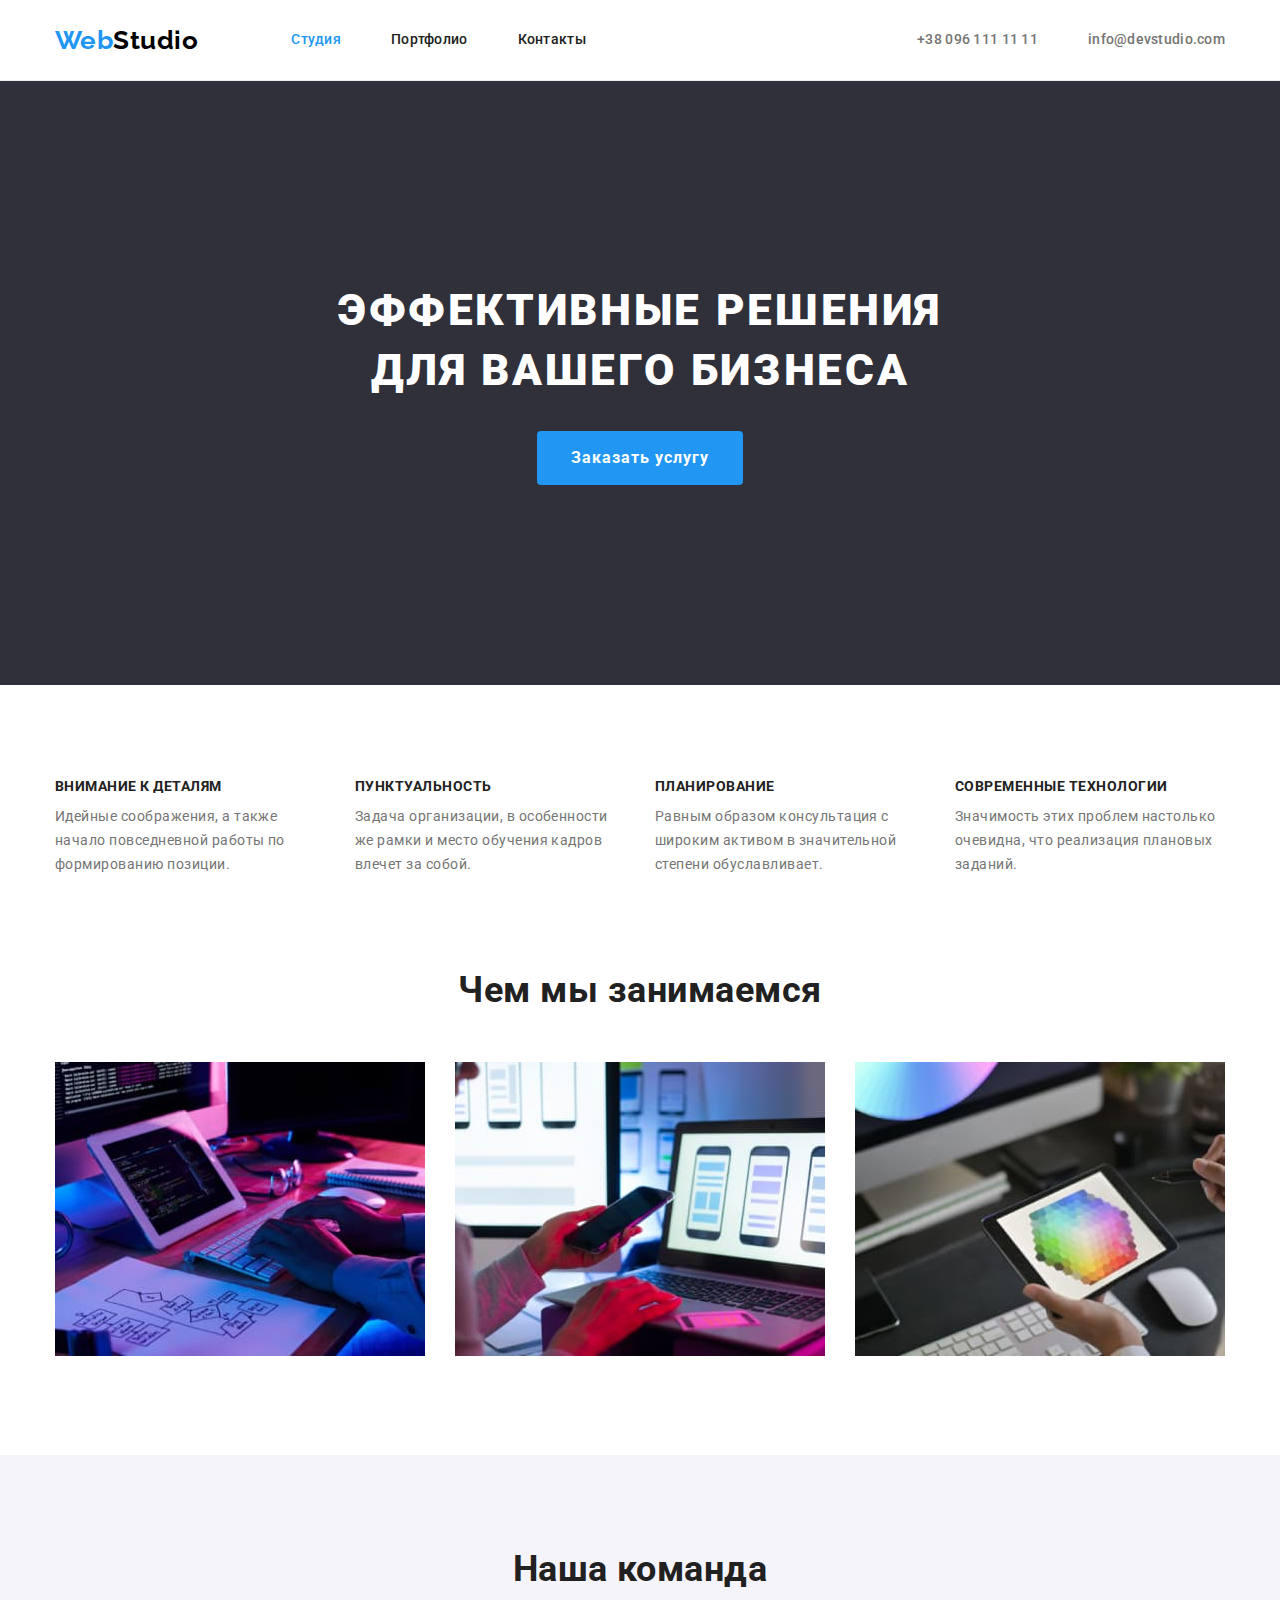
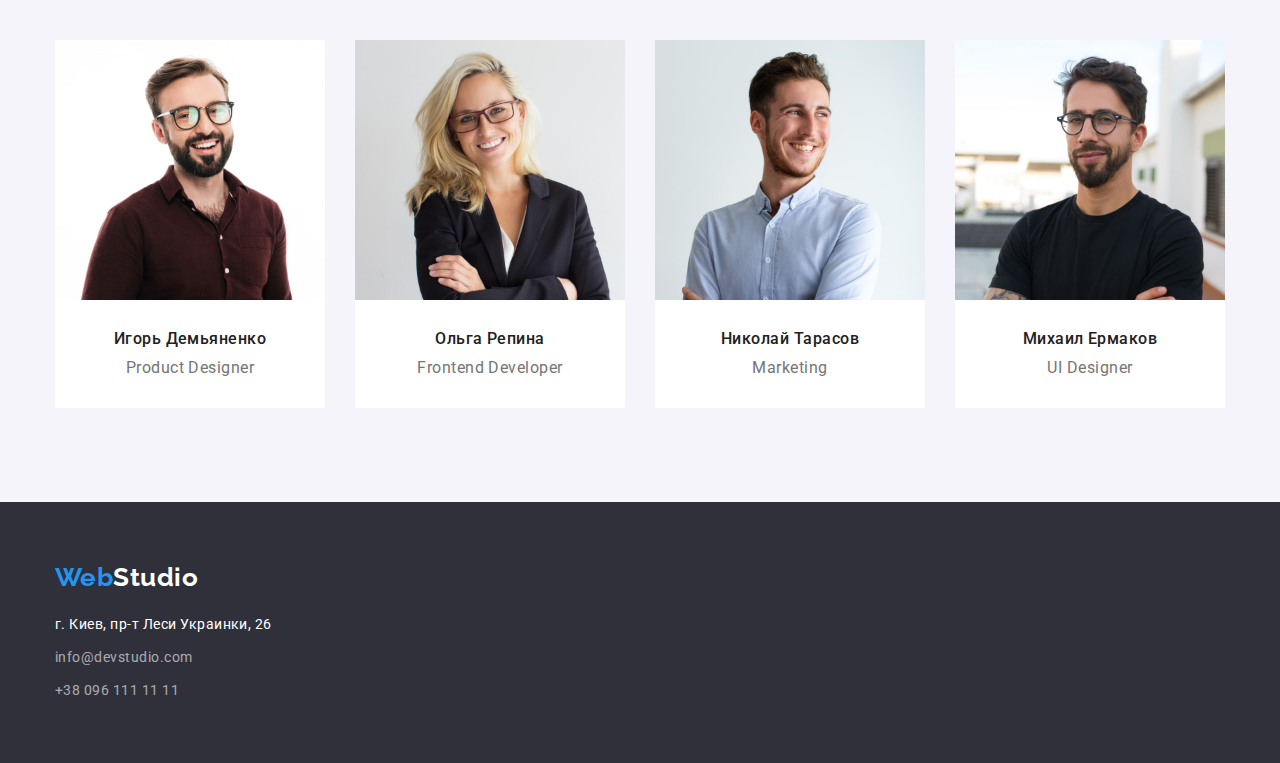
<file: index.html>
<!DOCTYPE html>
<html lang="ru">
<head>
    <meta charset="UTF-8">
    <meta http-equiv="X-UA-Compatible" content="IE=edge">
    <meta name="viewport" content="width=device-width, initial-scale=1.0">
    <title>WebStudio</title>
    <link rel="preconnect" href="https://fonts.googleapis.com">
    <link rel="preconnect" href="https://fonts.gstatic.com" crossorigin>
    <link href="https://fonts.googleapis.com/css2?family=Raleway:wght@700&family=Roboto:wght@400;500;700;900&display=swap" rel="stylesheet">
    <link rel="stylesheet" href="https://cdnjs.cloudflare.com/ajax/libs/modern-normalize/1.1.0/modern-normalize.min.css">
    <link rel="stylesheet" href="./css/styles.css">
</head>
<body>
    <header>
        <div class="container">
            <div class="main-nav">
                <nav class="nav-site">
                    <a href="./index.html" class="logo logo-header"><span class="accent">Web</span>Studio</a>
                    <ul class="nav-list">
                        <li class="nav-item"><a href="./index.html" class="nav-link current ">Студия</a></li>
                        <li class="nav-item"><a href="./portfolio.html" class="nav-link">Портфолио</a></li>
                        <li class="nav-item"><a href="" class="nav-link">Контакты</a></li>
                    </ul>
                </nav>
                <ul class="auth-nav">
                    <li class="auth-item"> <a href="tel:+380961111111" class="auth-link">+38 096 111 11 11</a></li>
                    <li class="auth-item"><a href="mailto:info@devstudio.com" class="auth-link">info@devstudio.com</a></li>
                </ul>
            </div>
        </div>
    </header>
    <main>
        <!-- hero section -->

        <section class="hero section">
            <div class="container">
            <h1 class="hero-title">Эффективные решения для вашего бизнеса</h1>
            <button type="button" class="hero-button">Заказать услугу</button>
            </div>
            
        </section>

        <!-- advantages section -->

        <section class="advantages section">
            <div class="container">
            <h2 class="hidden">Наши преимущества</h2>
            <ul class="advantages-list">
                <li class="advantages-item">
                    <h3 class="advantages-title">Внимание к деталям</h3>
                    <p>Идейные соображения, а также начало повседневной работы по формированию позиции.</p>
                </li>
                <li class="advantages-item">
                    <h3 class="advantages-title">Пунктуальность</h3>
                    <p>Задача организации, в особенности же рамки и место обучения кадров влечет за собой.</p>
                </li>
                <li class="advantages-item">
                    <h3 class="advantages-title">Планирование</h3>
                    <p>Равным образом консультация с широким активом в значительной степени обуславливает.</p>
                </li>
                <li class="advantages-item">
                    <h3 class="advantages-title">Современные технологии</h3>
                    <p>Значимость этих проблем настолько очевидна, что реализация плановых заданий.</p>
                </li>
            </ul>
            </div>
        </section>

        <!-- section about company-->

        <section class="section no-padding">
            <div class="container">
                <h2 class="title">Чем мы занимаемся</h2>
                <ul class="works">
                    <li class="works-item">
                        <img src="./images/box1.jpg" alt="Программист разрабатывает проэкт сайта " width="370" height="294">
                    </li>
                    <li class="works-item">
                        <img src="./images/box2.jpg" alt="Программист делает адаптивный сайт под мобильный телефон" width="370" height="294">
                    </li>
                    <li class="works-item">
                        <img src="./images/box3.jpg" alt="Дизайнер выбирает палитру цыетов на планшете" width="370" height="294">
                    </li>
                </ul>
            </div>
        </section>

        <!-- team section  -->

        <section class="team section">
            <div class="container">
            <h2 class="title">Наша команда</h2>
            <ul class="team-list">
                <li class="team-item">
                        <img class ="team-photo" src="./images/img1.jpg" alt="Игорь Демьяненко" width="270" height="260">
                        <div class="card">
                            <h3 class="team-name">Игорь Демьяненко</h3>
                            <p lang="en">Product Designer</p>
                        </div>
                </li>
                <li class="team-item">
                        <img class ="team-photo" src="./images/img2.jpg" alt="Ольга Репина" width="270" height="260">
                        <div class="card">
                            <h3 class="team-name">Ольга Репина</h3>
                            <p lang="en">Frontend Developer</p>
                        </div>
                </li>
                <li class="team-item">
                        <img class ="team-photo" src="./images/img3.jpg" alt="Николай Тарасов" width="270" height="260">
                        <div class="card">
                            <h3 class="team-name">Николай Тарасов</h3>
                            <p lang="en">Marketing</p>
                        </div>
                </li>
                <li class="team-item">
                        <img class ="team-photo" src="./images/img4.jpg" alt="Михаил Ермаков" width="270" height="260">
                        <div class="card">
                            <h3 class="team-name">Михаил Ермаков</h3>
                            <p lang="en">UI Designer</p>
                        </div>
                </li>
            </ul>
            </div>
        </section>
    </main>
    <footer class="footer-site">
        <div class="container">
            <a href="./index.html" class="logo logo-footer"><span class="accent">Web</span>Studio</a>
            <address>
                <ul class="contacts">
                    <li class="contacts-item"><a href="" class="contacts-link real-address">г. Киев, пр-т Леси Украинки, 26</a></li>
                    <li class="contacts-item"><a href="mailto:info@devstudio.com" class="contacts-link">info@devstudio.com</a></li>
                    <li class="contacts-item"><a href="tel:+380961111111" class="contacts-link">+38 096 111 11 11</a></li>
                </ul>
            </address>
        </div>
    </footer>
</body>
</html>
</file>
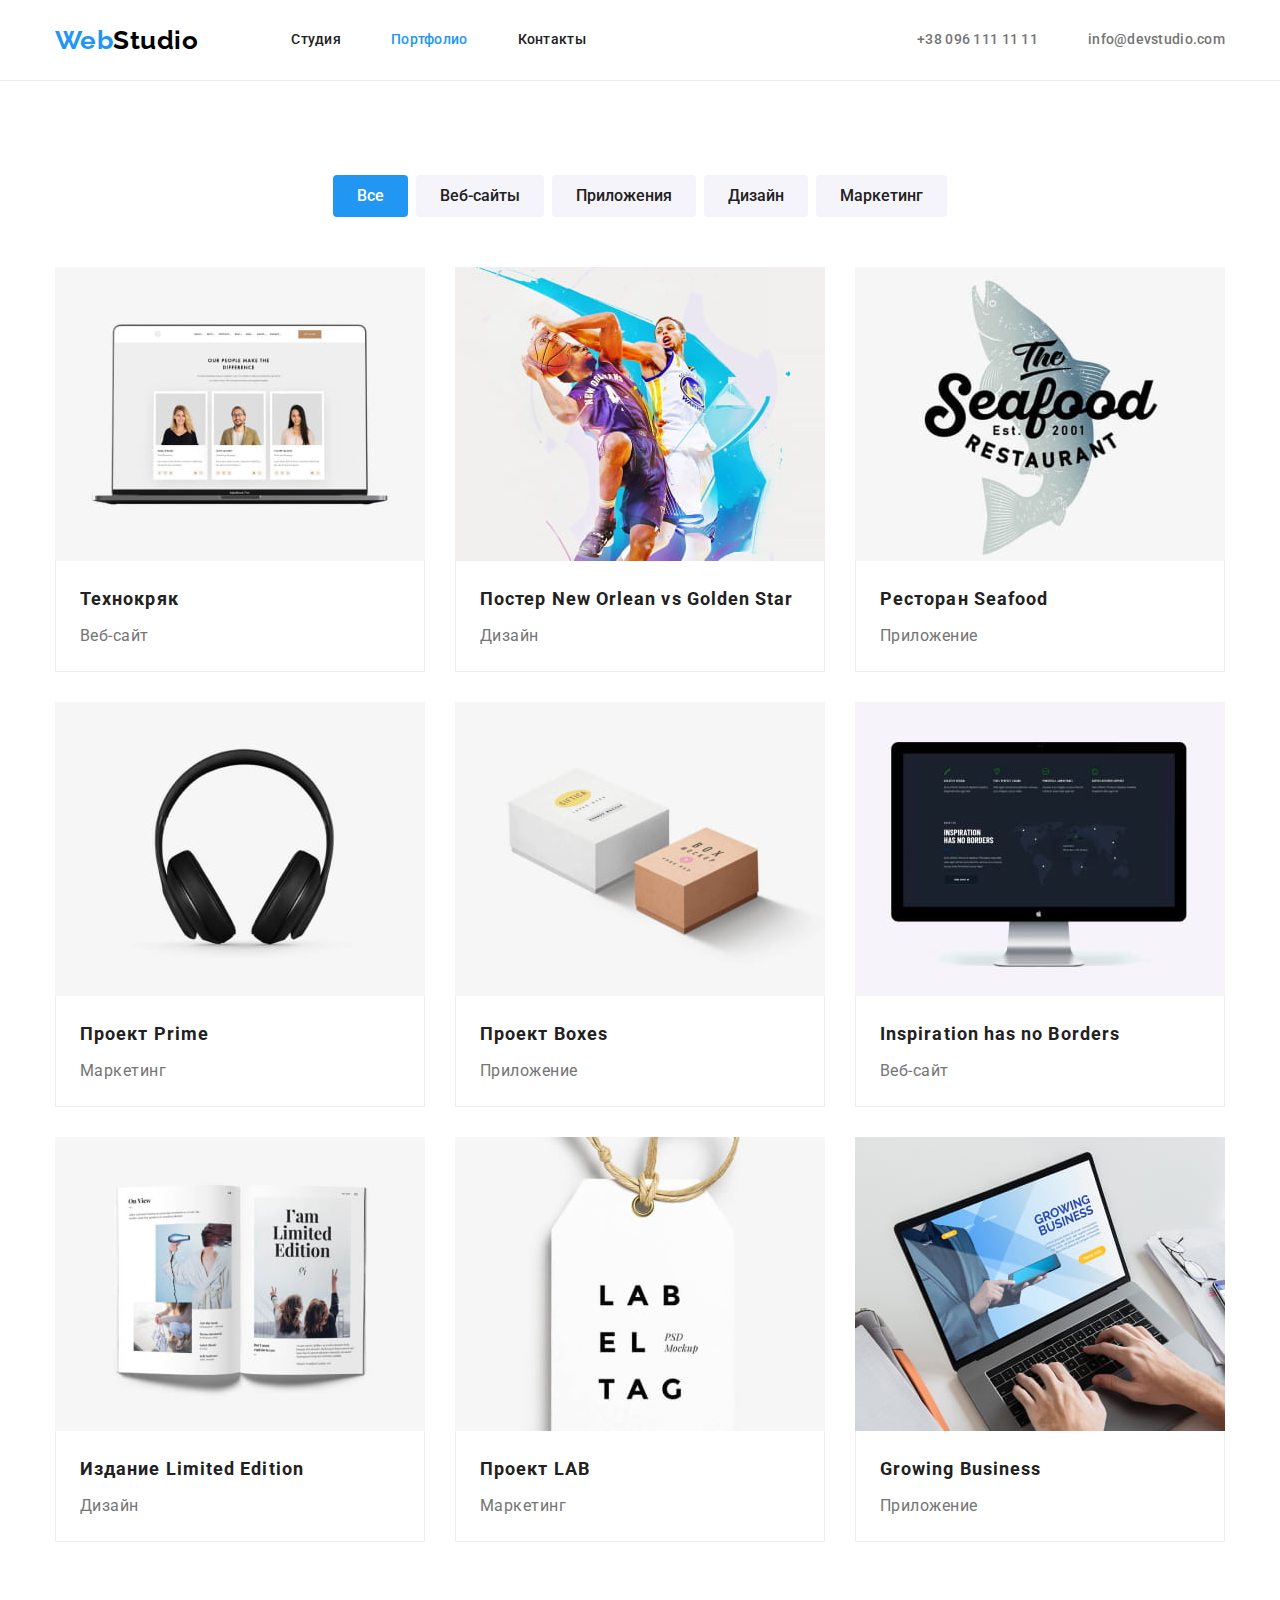
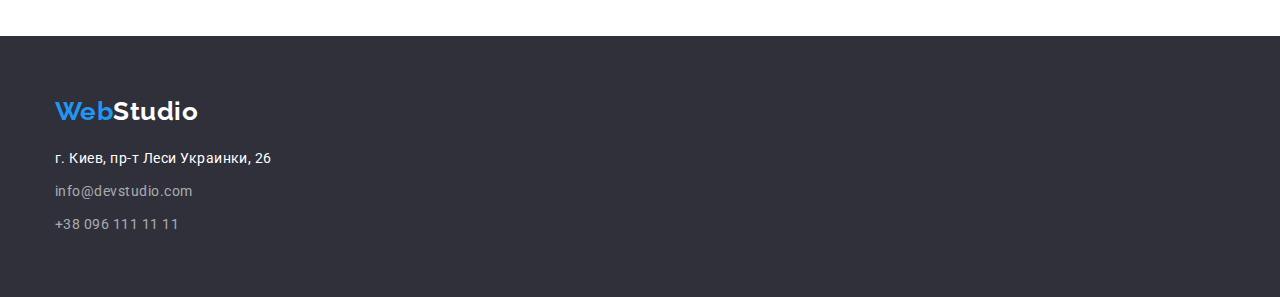
<file: portfolio.html>
<!DOCTYPE html>
<html lang="ru">
<head>
    <meta charset="UTF-8">
    <meta http-equiv="X-UA-Compatible" content="IE=edge">
    <meta name="viewport" content="width=device-width, initial-scale=1.0">
    <title>WebStudio</title>
    <link rel="preconnect" href="https://fonts.googleapis.com">
    <link rel="preconnect" href="https://fonts.gstatic.com" crossorigin>
    <link href="https://fonts.googleapis.com/css2?family=Raleway:wght@700&family=Roboto:wght@400;500;700;900&display=swap" rel="stylesheet">
    <link rel="stylesheet" href="https://cdnjs.cloudflare.com/ajax/libs/modern-normalize/1.1.0/modern-normalize.min.css">
    <link rel="stylesheet" href="./css/styles.css">
</head>
<body>
    <header>
        <div class="container">
            <div class="main-nav">
                <nav class="nav-site">
                    <a href="./index.html" class="logo logo-header"><span class="accent">Web</span>Studio</a>
                    <ul class="nav-list">
                        <li class="nav-item"><a href="./index.html" class="nav-link">Студия</a></li>
                        <li class="nav-item"><a href="./portfolio.html" class="nav-link current">Портфолио</a></li>
                        <li class="nav-item"><a href="" class="nav-link">Контакты</a></li>
                    </ul>
                </nav>
                <ul class="auth-nav">
                    <li class="auth-item"><a href="tel:+380961111111" class="auth-link">+38 096 111 11 11</a></li>
                    <li class="auth-item"><a href="mailto:info@devstudio.com" class="auth-link">info@devstudio.com</a></li>
                </ul>
            </div>
        </div>
    </header>
    <main>
        <!-- project section -->
        <section class="section">
            <div class="container">
                <h1 class="hidden">Наши проекты</h1>
                <div class="filter-box">
                    <ul class="filter-list">
                        <li class="filter-item">
                            <button type="button" class="filter active">Все</button>
                        </li>
                        <li class="filter-item">
                            <button type="button" class="filter">Веб-сайты</button>
                        </li>
                        <li class="filter-item">
                            <button type="button" class="filter">Приложения</button>
                        </li>
                        <li class="filter-item">
                            <button type="button" class="filter">Дизайн</button>
                        </li>
                        <li class="filter-item">
                            <button type="button" class="filter">Маркетинг</button>
                        </li>
                    </ul>
                </div>
                <div class="projects">
                    <ul class="projects-list">
                        <li class="projects-item">
                                <a href="">
                                    <img class="project-img" src="./images/project1.jpg" width="370" height="294" alt="Веб-сайт">
                                    <div class="project-description">
                                        <h2 class="project">Технокряк</h2>
                                        <p class="project-text">Веб-сайт</p>
                                    </div>
                                </a>
                        </li>
                        <li class="projects-item">
                                <a href="">
                                    <img class="project-img" src="./images/project2.jpg" width="370" height="294" alt="2 баскетболиста с мячом">
                                    <div class="project-description">
                                        <h2 class="project">Постер New Orlean vs Golden Star</h2>
                                        <p class="project-text">Дизайн</p>
                                    </div>
                                </a>
                        </li>
                        <li class="projects-item">
                                <a href="">
                                    <img class="project-img" src="./images/project3.jpg" width="370" height="294" alt="Логотип ресторана Seafood">
                                    <div class="project-description">
                                        <h2 class="project">Ресторан Seafood</h2>
                                        <p class="project-text">Приложение</p>
                                    </div>
                                </a>
                        </li>
                        <li class="projects-item">
                                <a href="">
                                    <img class="project-img" src="./images/project4.jpg" width="370" height="294" alt="Наушники">
                                    <div class="project-description">
                                        <h2 class="project">Проект Prime</h2>
                                        <p class="project-text">Маркетинг</p>
                                    </div>
                                </a>
                        </li>
                        <li class="projects-item">
                                <a href="">
                                    <img class="project-img" src="./images/project5.jpg" width="370" height="294" alt=" 2 небольшие коробки">
                                    <div class="project-description">
                                        <h2 class="project">Проект Boxes</h2>
                                        <p class="project-text">Приложение</p>
                                    </div>
                                </a>
                        </li>
                        <li class="projects-item">
                                <a href="">
                                    <img class="project-img" src="./images/project6.jpg" width="370" height="294" alt="Монитор с вкладкой сайта">
                                    <div class="project-description">
                                        <h2 class="project">Inspiration has no Borders</h2>
                                        <p class="project-text">Веб-сайт</p>
                                    </div>
                                </a>
                        </li>
                        <li class="projects-item">
                                <a href="">
                                    <img class="project-img" src="./images/project7.jpg" width="370" height="294" alt="Журнал">
                                    <div class="project-description">
                                        <h2 class="project">Издание Limited Edition</h2>
                                        <p class="project-text">Дизайн</p>
                                    </div>
                                </a>
                        </li>
                        <li class="projects-item">
                                <a href="">
                                    <img class="project-img" src="./images/project8.jpg" width="370" height="294" alt="Этикетка Lab El Tag">
                                    <div class="project-description">
                                        <h2 class="project">Проект LAB</h2>
                                        <p class="project-text">Маркетинг</p>
                                    </div>
                                </a>
                        </li>
                        <li class="projects-item">
                                <a href="">
                                    <img class="project-img" src="./images/project9.jpg" width="370" height="294" alt="Ноутбук с вкладкой приложения">
                                    <div class="project-description">
                                        <h2 class="project">Growing Business</h2>
                                        <p class="project-text">Приложение</p>
                                    </div>
                                </a>
                        </li>
                    </ul>
                </div>
            </div>

        </section>

    </main>
    <footer class="footer-site">
        <div class="container">
            <a href="./index.html" class="logo logo-footer"><span class="accent">Web</span>Studio</a>
            <address>
                <ul class="contacts">
                    <li class="contacts-item"><a href="" class="contacts-link real-address">г. Киев, пр-т Леси Украинки, 26</a></li>
                    <li class="contacts-item"><a href="mailto:info@devstudio.com" class="contacts-link">info@devstudio.com</a></li>
                    <li class="contacts-item"><a href="tel:+380961111111" class="contacts-link">+38 096 111 11 11</a></li>
                </ul>
            </address>
        </div>
    </footer>
</body>
</html>
</file>
<file: css/styles.css>
:root{
    --accent-color: #2196F3;
    --primary-text-color: #212121;
    --secondary-text-color:#757575;
    --second-accent-color: #FFFFFF;

}
body{
    margin: 0;
    font-family: 'Roboto', sans-serif;
    letter-spacing: 0.03em;
    font-size: 16px;
    color: var(--primary-text-color)
}
h1,h2,h3,h4{
    margin: 0;
    padding: 0;
}
ul {
    margin: 0;
    padding: 0;
    list-style: none;
}

p{
    margin: 0;
    padding: 0;
}

a {
    text-decoration: none;
}

.container{
    max-width: 1200px;
    margin: 0 auto;
    padding: 0 15px;
}
.section{
    padding-bottom: 94px;
    padding-top: 94px;
}
.no-padding{
    padding-top: 0;
}

header{
    border-bottom: 1px solid #ECECEC;
}
/* logo */
.logo{
margin-right: 93px;

    font-family: 'Raleway';
    font-weight: 700;
    font-size: 26px;
    line-height: 1.19;
    color: var(--second-accent-color);
    
}
.logo.logo-header{
    color: #000000;
    padding-top: 24px;
    padding-bottom: 24px;

}

.logo-footer{
    display: inline-block;
    margin-bottom: 20px;
    /* padding-bottom: 32px;
    padding-top: 32px; */

}

.accent{
    color: var(--accent-color);
}
/* nav section */

.main-nav{
    display: flex;
    align-items: center;

}

.nav-site{
    display: flex;
    align-items: inherit;
}

.nav-list{
    display: flex;
}
.nav-item:not(:last-child){
    margin-right: 50px;
}

.nav-link {
    display: block;
    padding-top: 32px;
    padding-bottom: 32px;

    font-weight: 500;
    font-size: 14px;
    line-height: 1.14;
    letter-spacing: 0.02em;
    color: var(--primary-text-color);
}

.nav-link:hover,
.nav-link:focus{
    color: var(--accent-color);
}

.nav-link.current{
    color: var(--accent-color);
}

.auth-nav{
    display: flex;
    margin-left: auto;
}

.auth-item:not(:last-child){
    margin-right: 50px;
}

.auth-link{
    display: block;
    padding-top: 32px;
    padding-bottom: 32px;

    font-weight: 500;
    font-size: 14px;
    line-height: 1.14;
    letter-spacing: 0.02em;
    color: var(--secondary-text-color);
}
.auth-link:hover,
.auth-link:focus{
    color: var(--accent-color);
}

/* hero section */
.hero{
    padding-top: 200px;
    padding-bottom: 200px;
    background-color: #2F303A;
    text-align: center;
}
.hero-title{
    margin: 0 auto 30px auto;
    max-width: 696px;

    font-weight: 900;
    font-size: 44px;
    line-height: 1.36;
    letter-spacing: 0.06em;
    text-transform: uppercase;
    color: var(--second-accent-color);
}
.hero-button{

    border-radius: 4px;
    border-color: transparent;
    padding: 10px 32px;
    min-width: 200px;

    font-family: inherit;
    font-weight: 700;
    font-size: 16px;
    line-height: 1.88;
    text-align: center;
    letter-spacing: 0.06em;
    cursor: pointer;
    color: var(--second-accent-color);
    background-color: var(--accent-color);
}

/* advantages section */
.hidden{
position: absolute;
    white-space: nowrap;
    width: 1px;
    height: 1px;
    overflow: hidden;
    border: 0;
    padding: 0;
    clip: rect(0 0 0 0);
    clip-path: inset(50%);
    margin: -1px;
}

.advantages-list{
    display: flex;
}

.advantages-item{
    max-width: 270px;
}

.advantages-item:not(:last-child){
    margin-right: 30px;
}

.advantages-title{
    margin-bottom: 10px;
    font-weight: 700;
    font-size: 14px;
    line-height: 1.14;
    text-transform: uppercase;
}

.advantages p{
    font-size: 14px;
    line-height: 1.71;
    color: var(--secondary-text-color);
}
/* our workss section */
.title{
    margin-bottom: 50px;
    font-weight: 700;
    font-size: 36px;
    line-height: 1.16;
    text-align: center;
}

.works{
    display: flex;
}

.works-item:not(:last-child){
    margin-right: 30px;

}
/* team section */

.team{
    background-color: #F5F4FA;
}

.team-list{
    display: flex;
}

.team-item:not(:last-child){
    margin-right: 30px;

}

.card{
    padding: 30px 0;

    text-align: center;
    background-color: var(--second-accent-color);
}

.team-photo{
    display: block;
}

.team-name{
    margin-bottom: 10px;
    font-weight: 500;
    font-size: 16px;
    line-height: 1.18;
}

.team p{
    font-size: 16px;
    line-height: 1.18;
    color: var(--secondary-text-color);
}
/* footer */
.footer-site{
    background-color: #2F303A;
    padding-top: 60px;
    padding-bottom: 60px;
}

.contacts-item:not(:last-child){
    margin-bottom: 9px;
}

 /* .contacts{
    display: inline-block; 
} */
.contacts-link{
    display: inline-block;

    font-weight: 400;
    font-size: 14px;
    line-height: 1.71;
    font-style: normal;
    color: rgba(100%, 100%, 100%, 60%);
}
.contacts-link.real-address{
    color: #FFFFFF;
}
.contacts-link:hover,
.contacts-link:focus{
    color: var(--accent-color);

}
/* portfolio page */
.filter-box{
    margin-bottom: 50px;
}

.filter-list{
    display: flex;
    justify-content: center;
}

.filter-item:not(:last-child){
    margin-right: 8px;

}
.filter{
    border-radius: 4px;
    border-color: transparent;
    padding: 6px 22px;


    font-family: inherit;
    font-weight: 500;
    font-size: 16px;
    line-height: 1.62;
    text-align: center;
    cursor: pointer;
    color: var(--primary-text-color);
    background-color: #F5F4FA;
}
.filter:hover,
.filter:focus{
    background-color: var(--accent-color);
    color: var(--second-accent-color);
}

.filter.active{
    background-color: var(--accent-color);
    color: var(--second-accent-color);
}

/* project section */
.projects-list{
    display: flex;
    flex-wrap: wrap;
    /* background-color: aqua; */
}

.projects-item{
    /* width: 370px; */
    width: calc((100% - 60px)/3);
    margin-right: 30px;
    margin-bottom: 30px;;
}

.projects-item:nth-child(3n){
    margin-right: 0;

}

.projects-item:nth-last-child(-n + 3){
    margin-bottom: 0;
}

.project-img{
    display: block;
}

.project-description{
    padding: 20px 24px;
    border: 1px solid #EEEEEE;
    border-top: none;

    background-color: var(--second-accent-color);
}

.project{
    margin-bottom: 4px;

    font-weight: 700;
    font-size: 18px;
    line-height: 2;
    letter-spacing: 0.06em;
    color: var(--primary-text-color);
}

.project-text{
    font-size: 16px;
    line-height: 1.88;
    color: var(--secondary-text-color);
}
</file>
